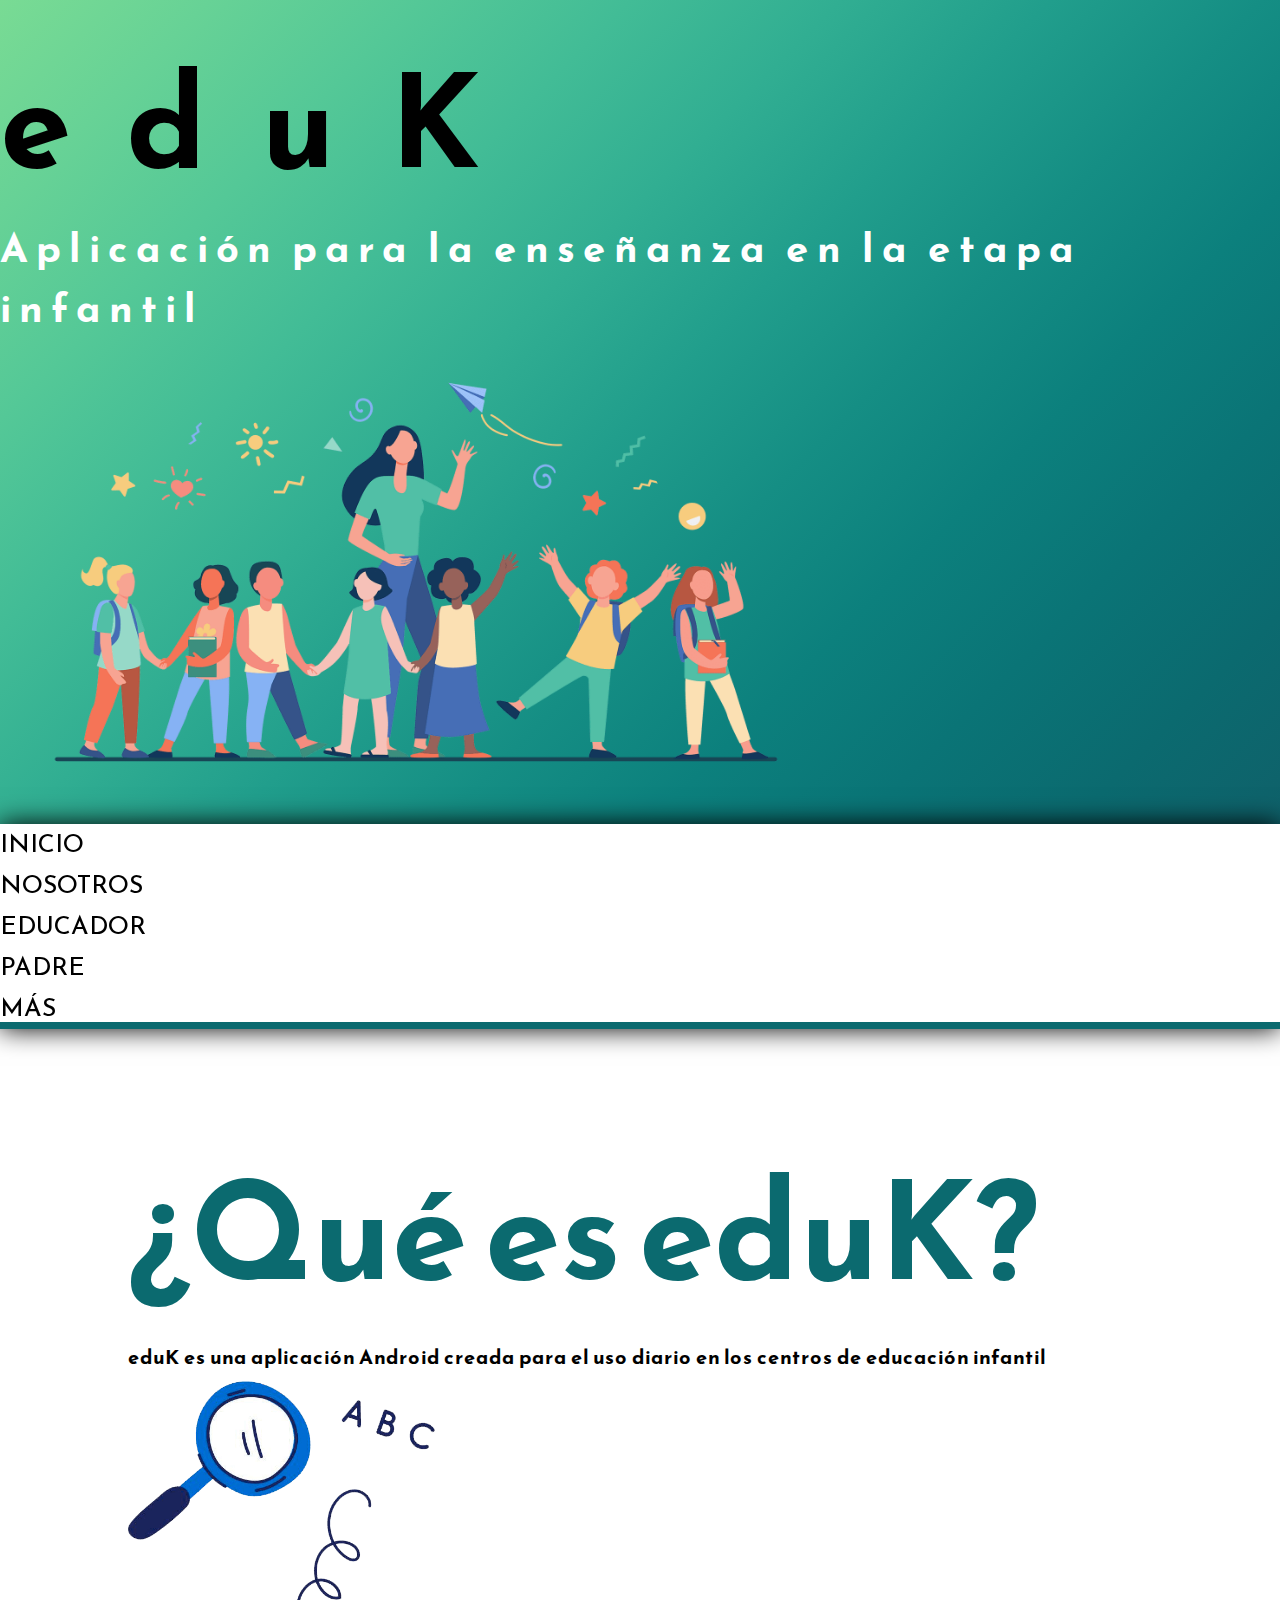
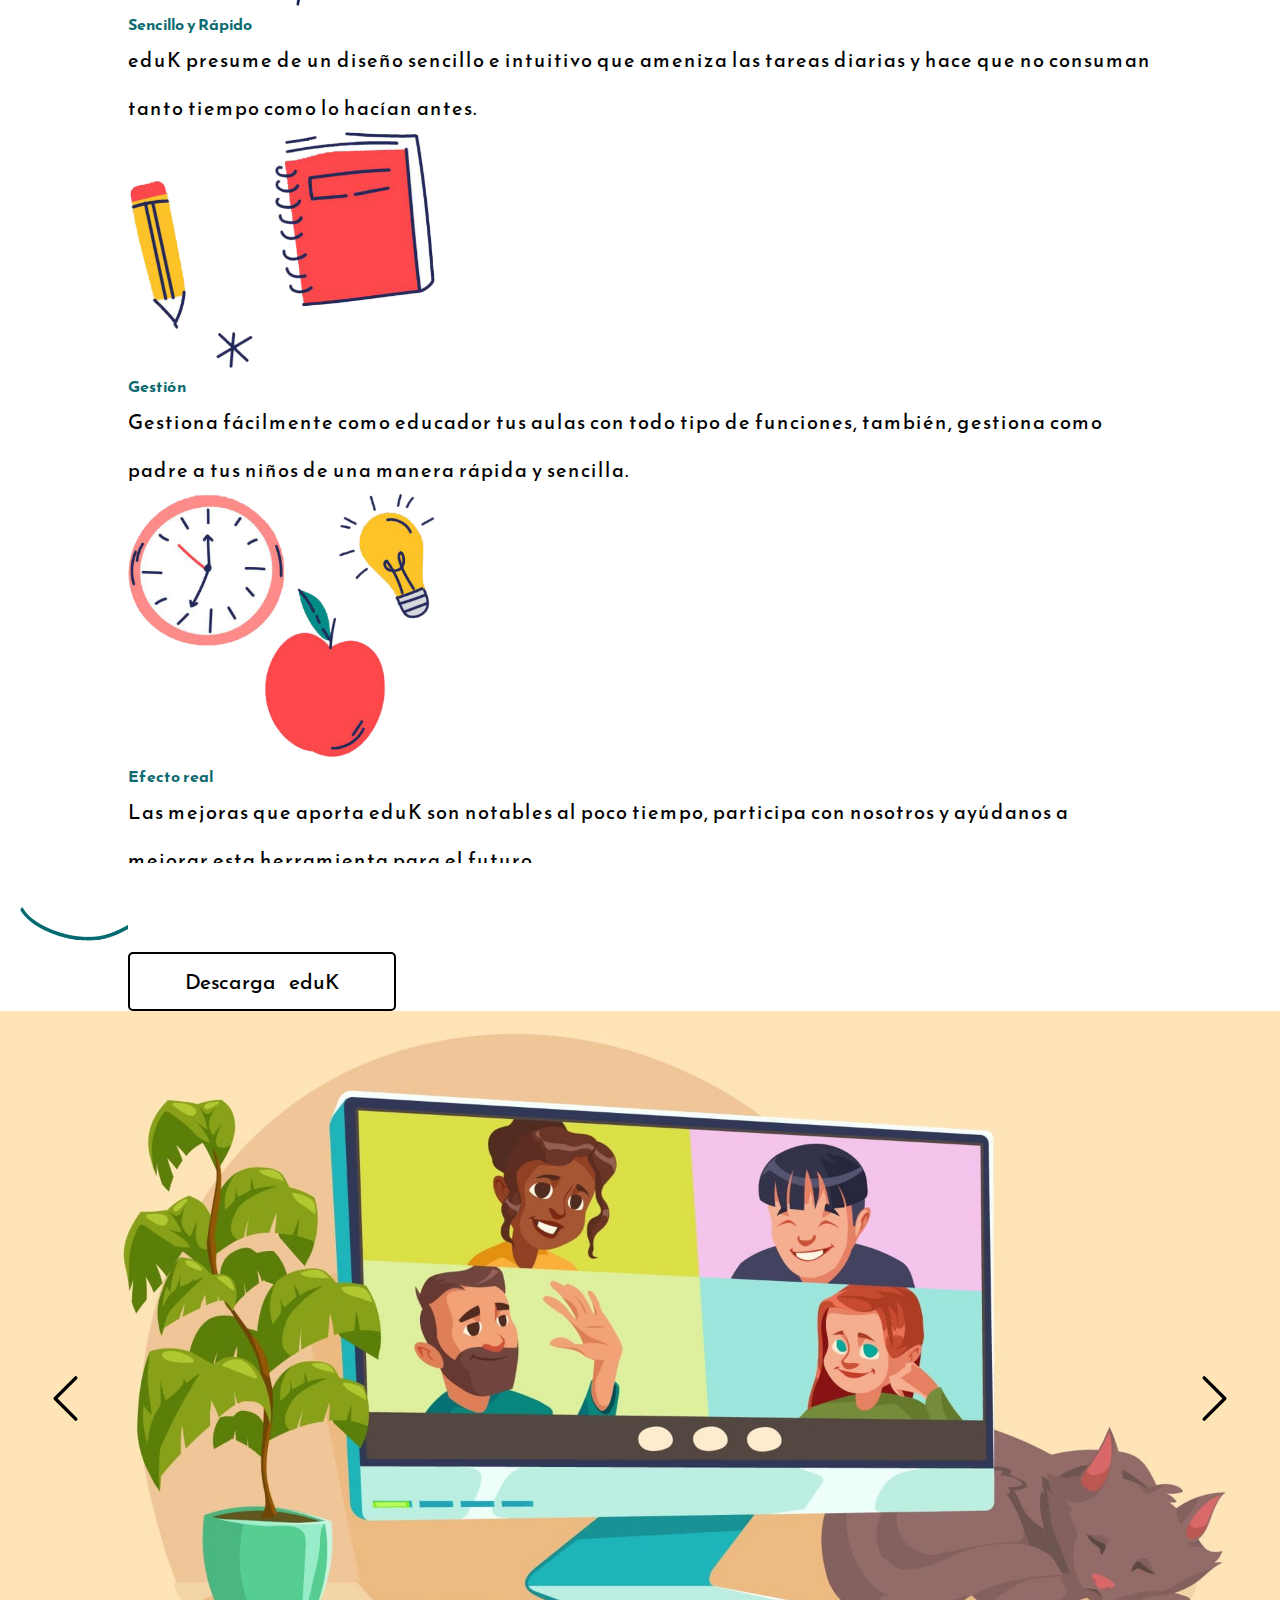
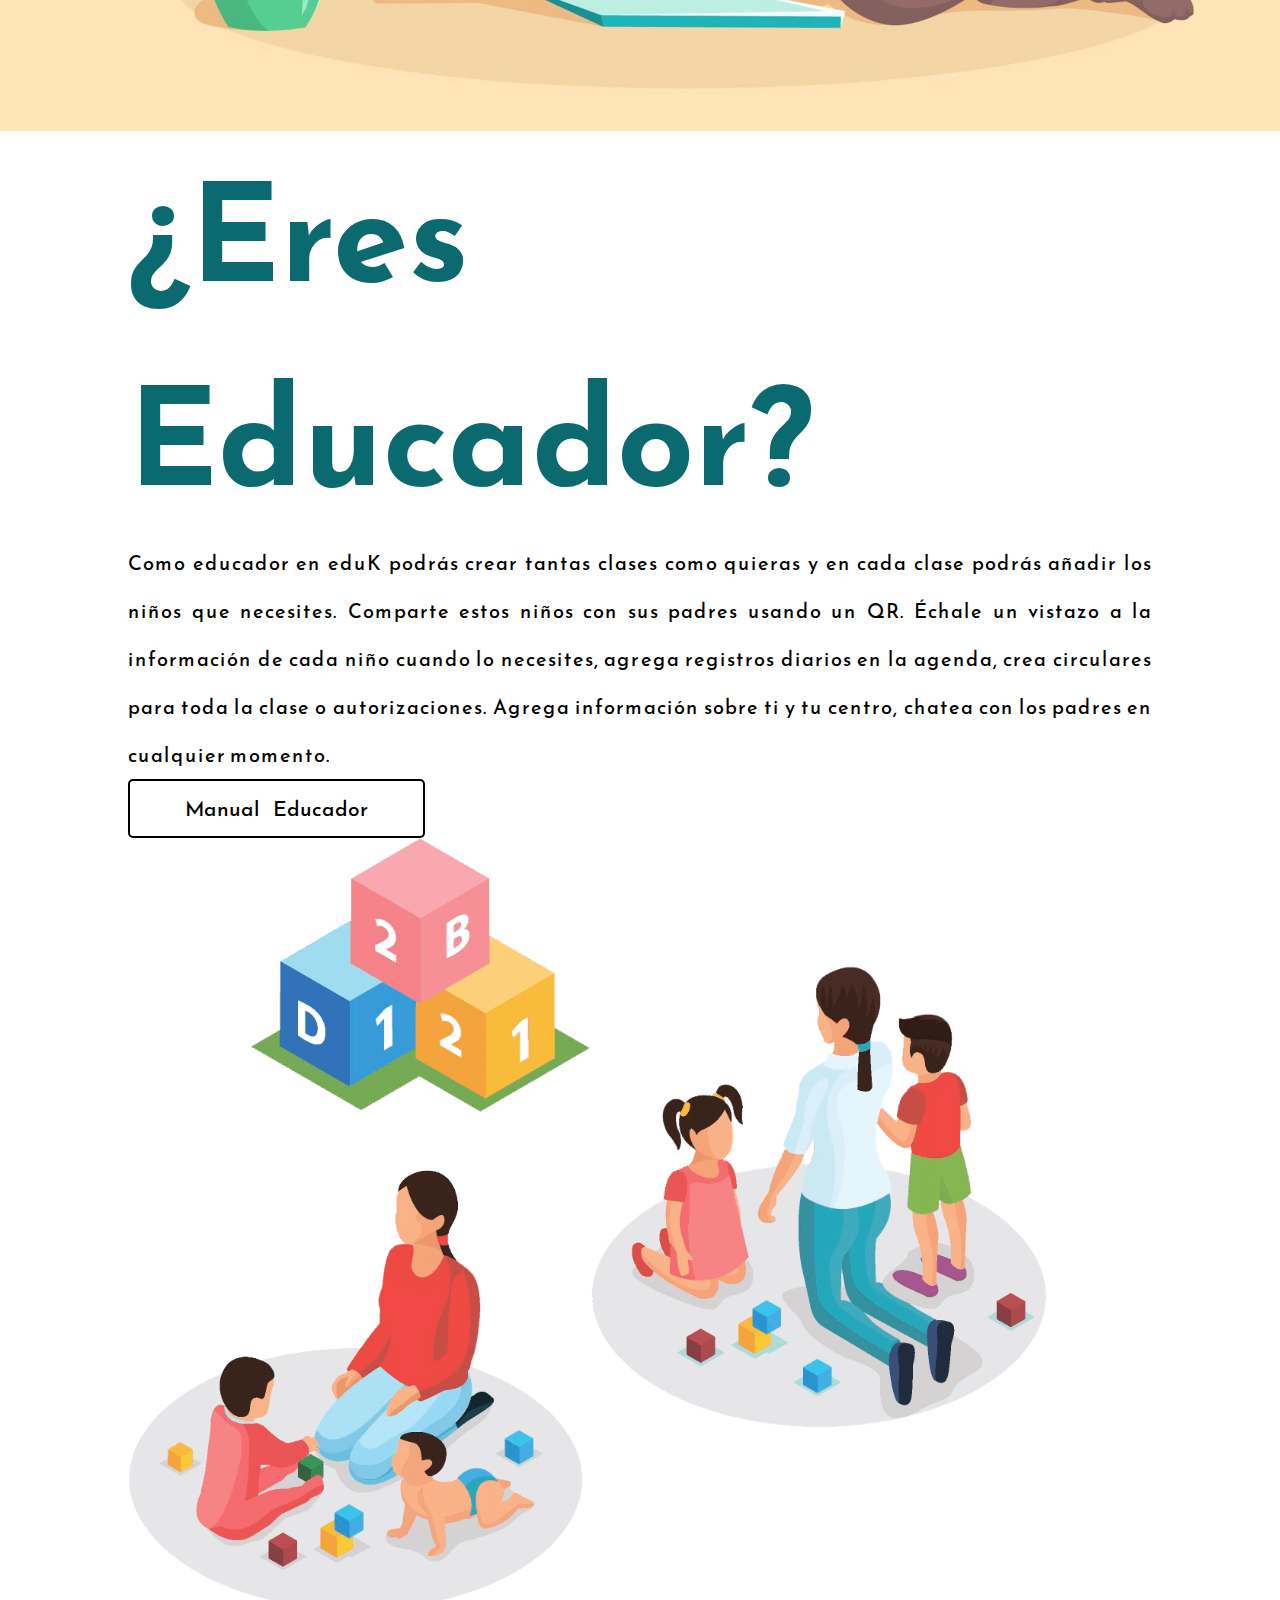
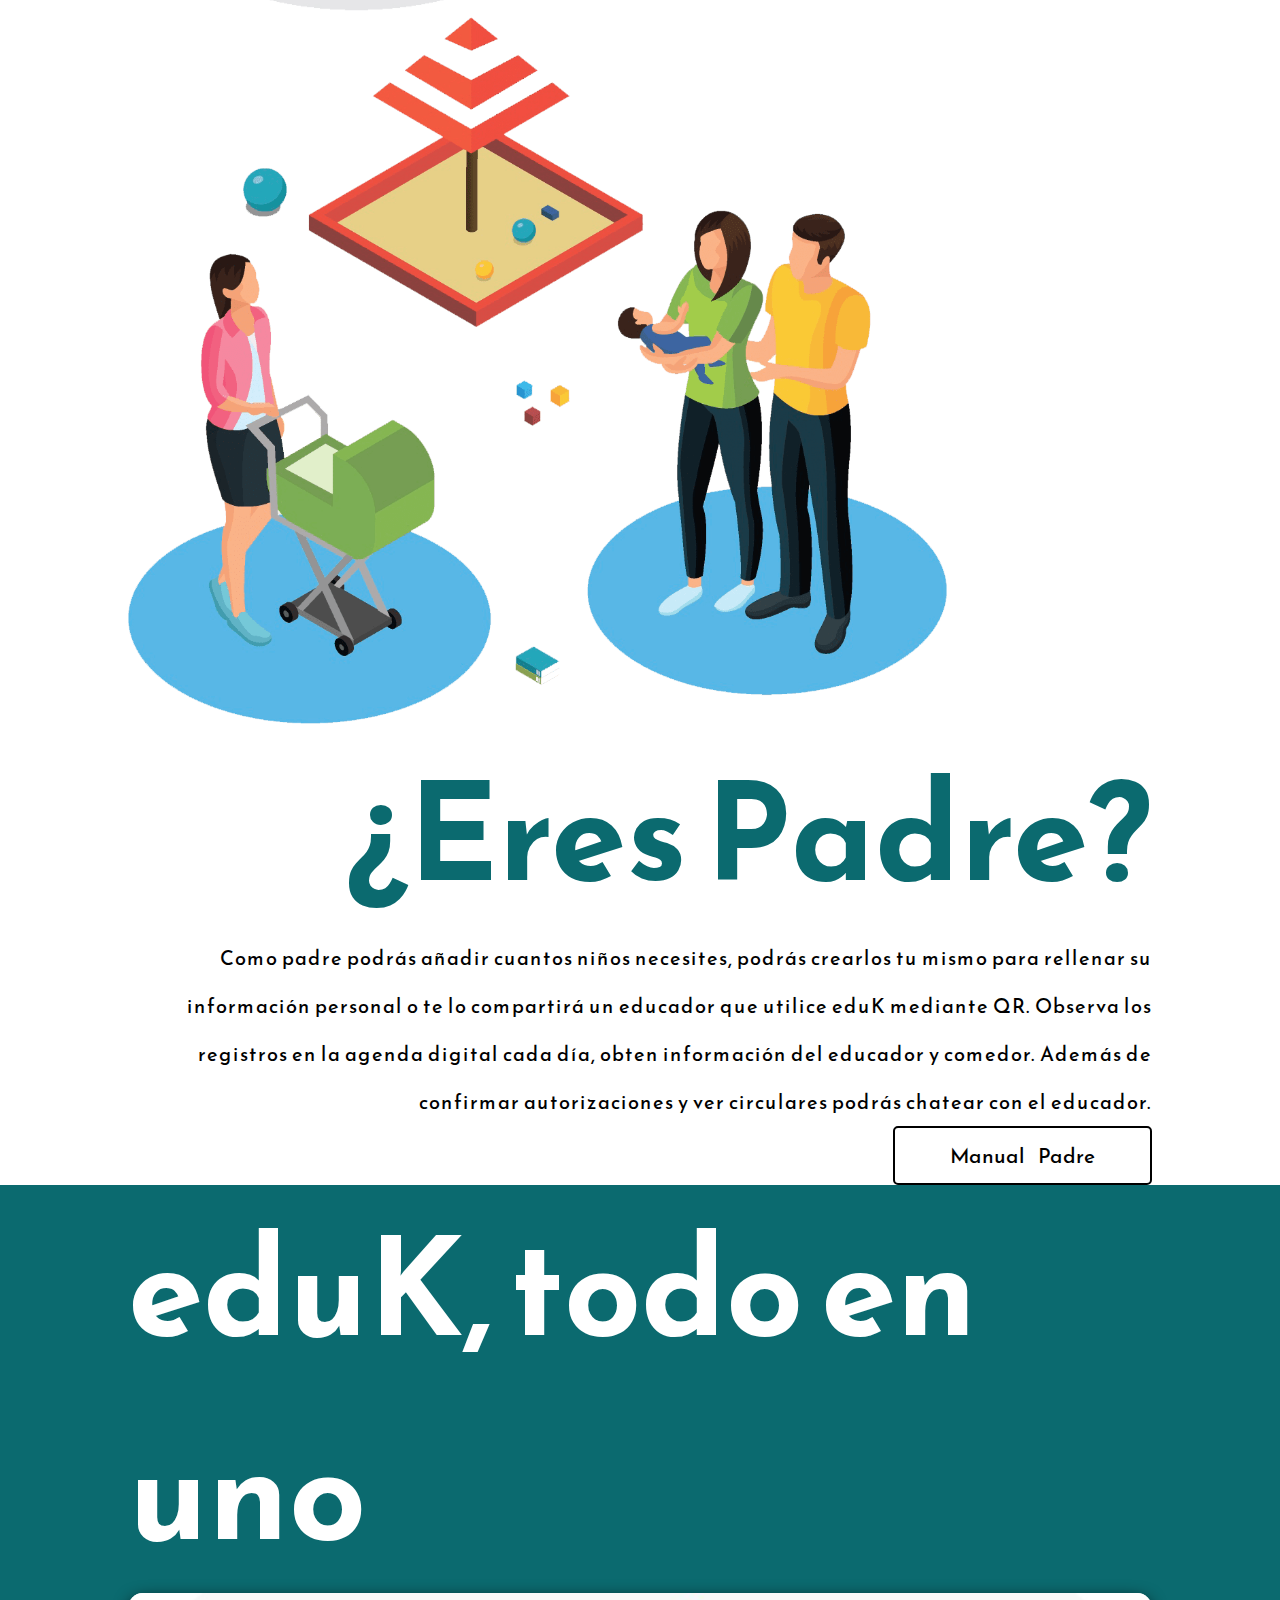
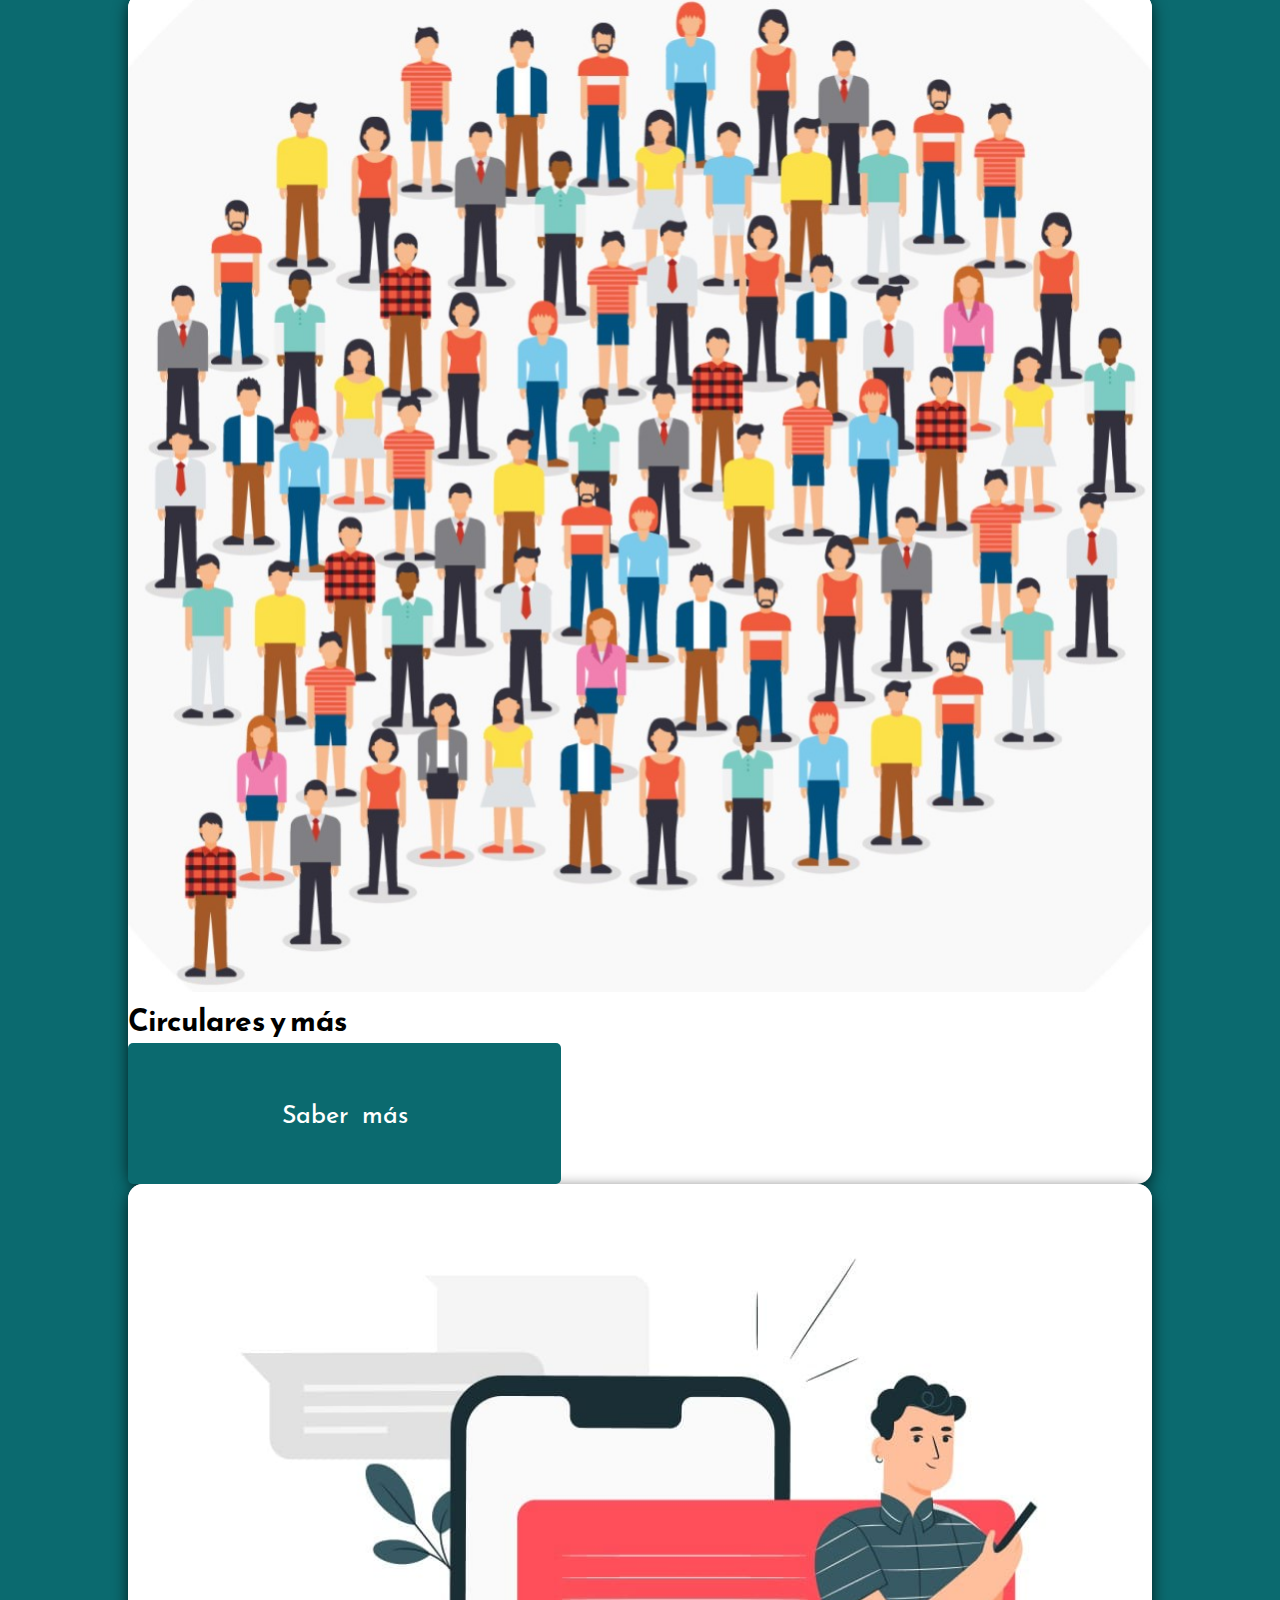
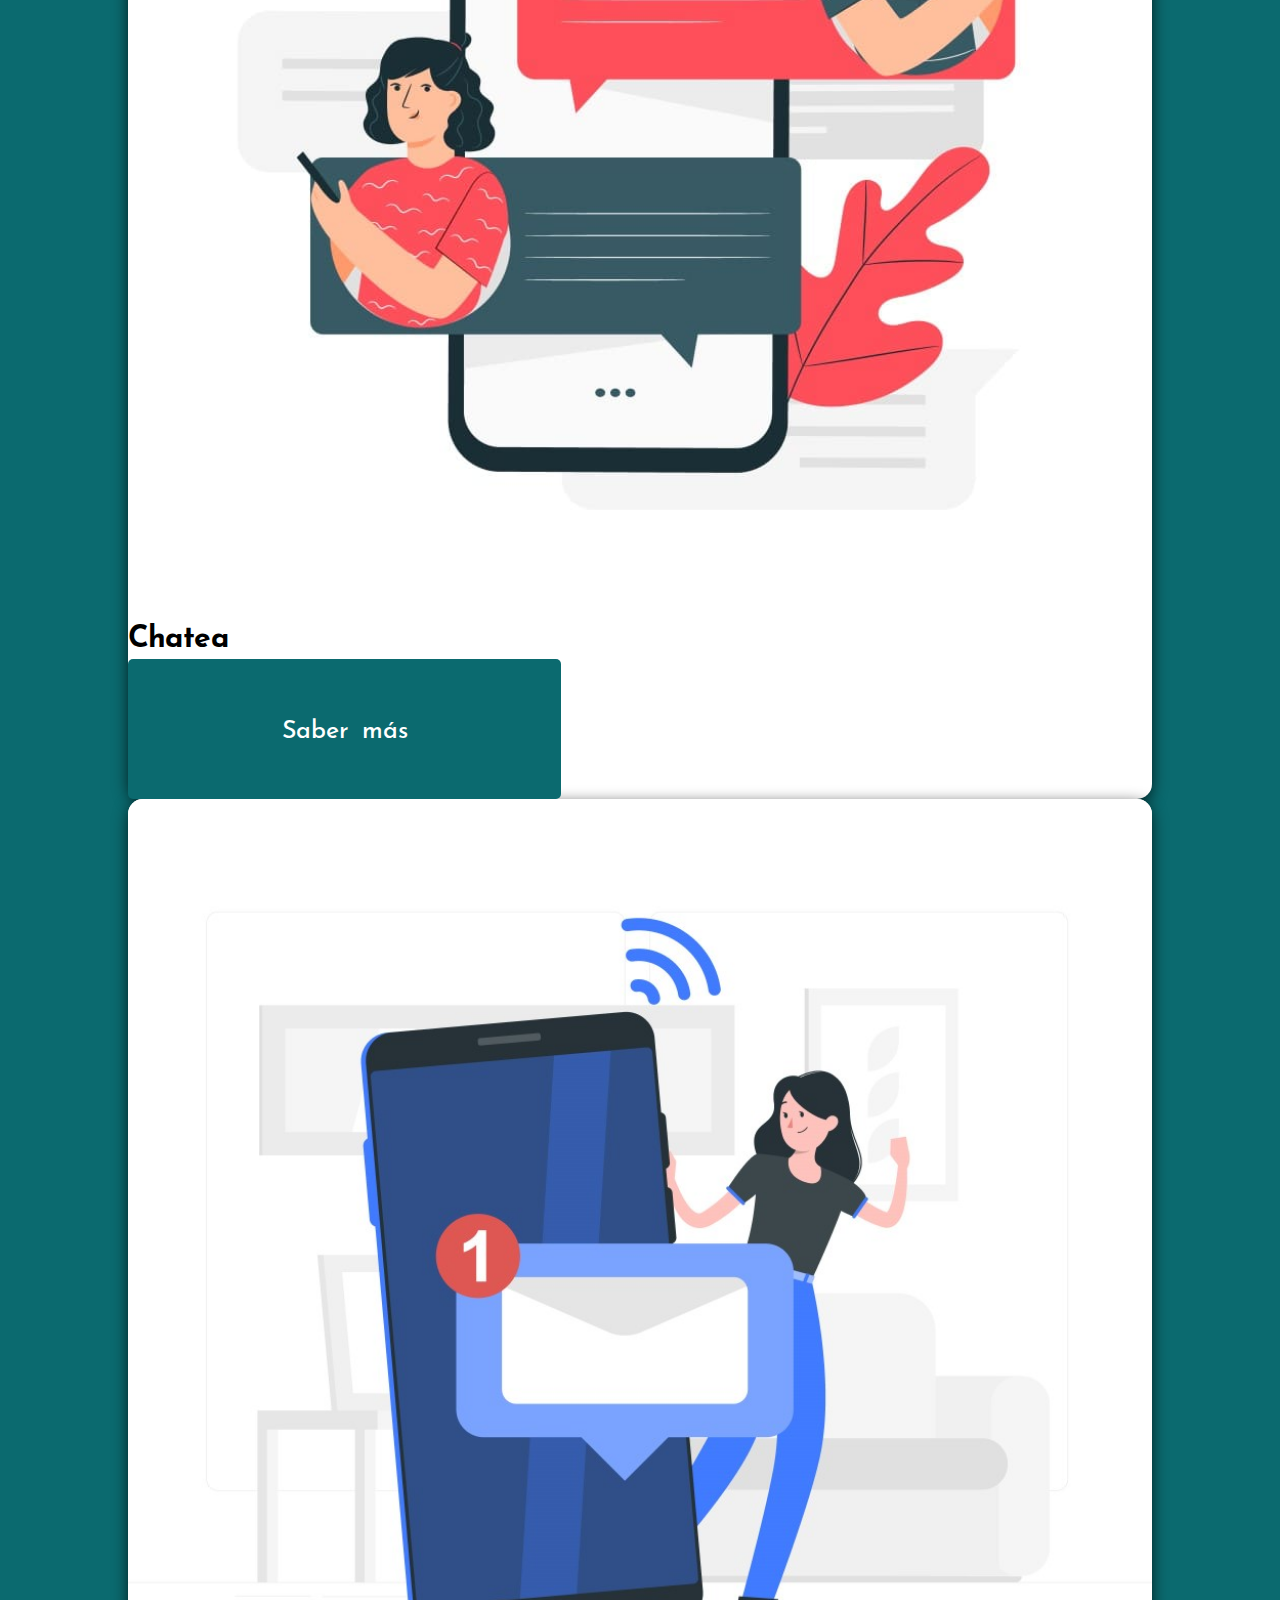
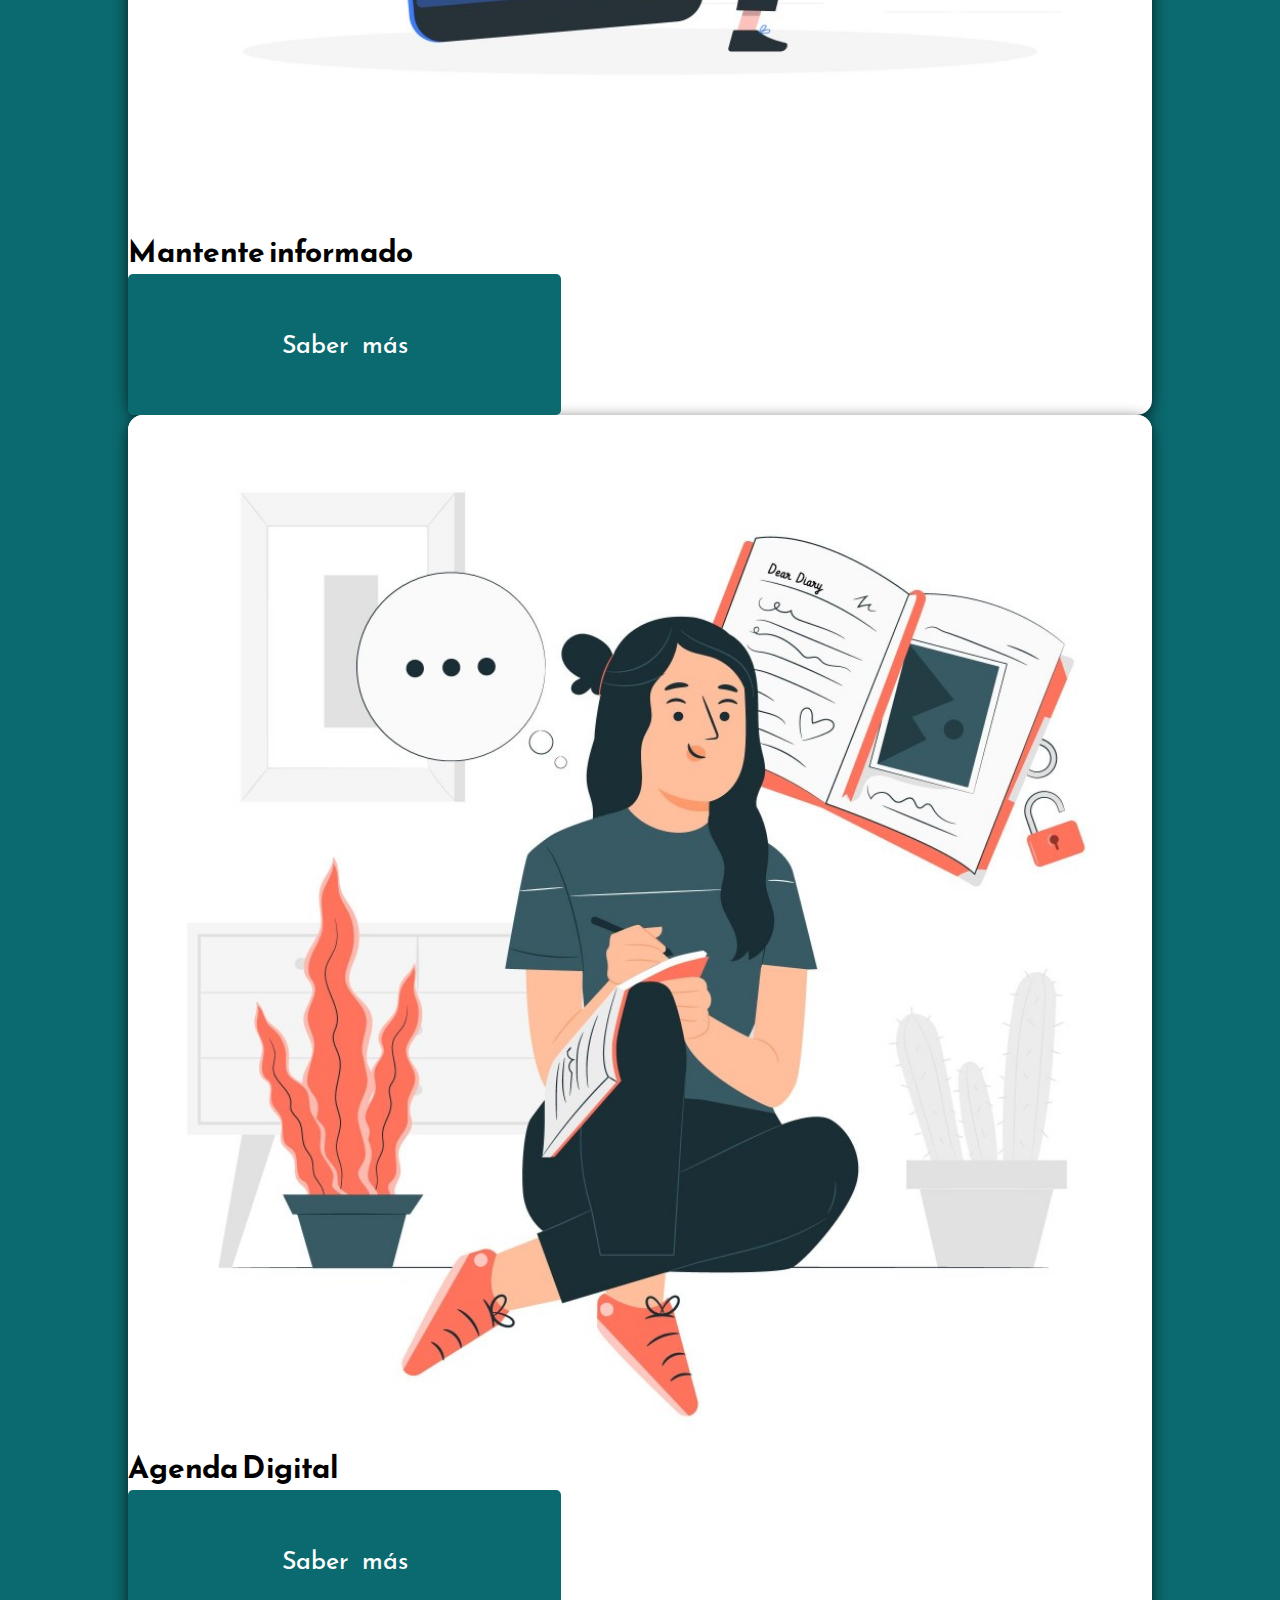
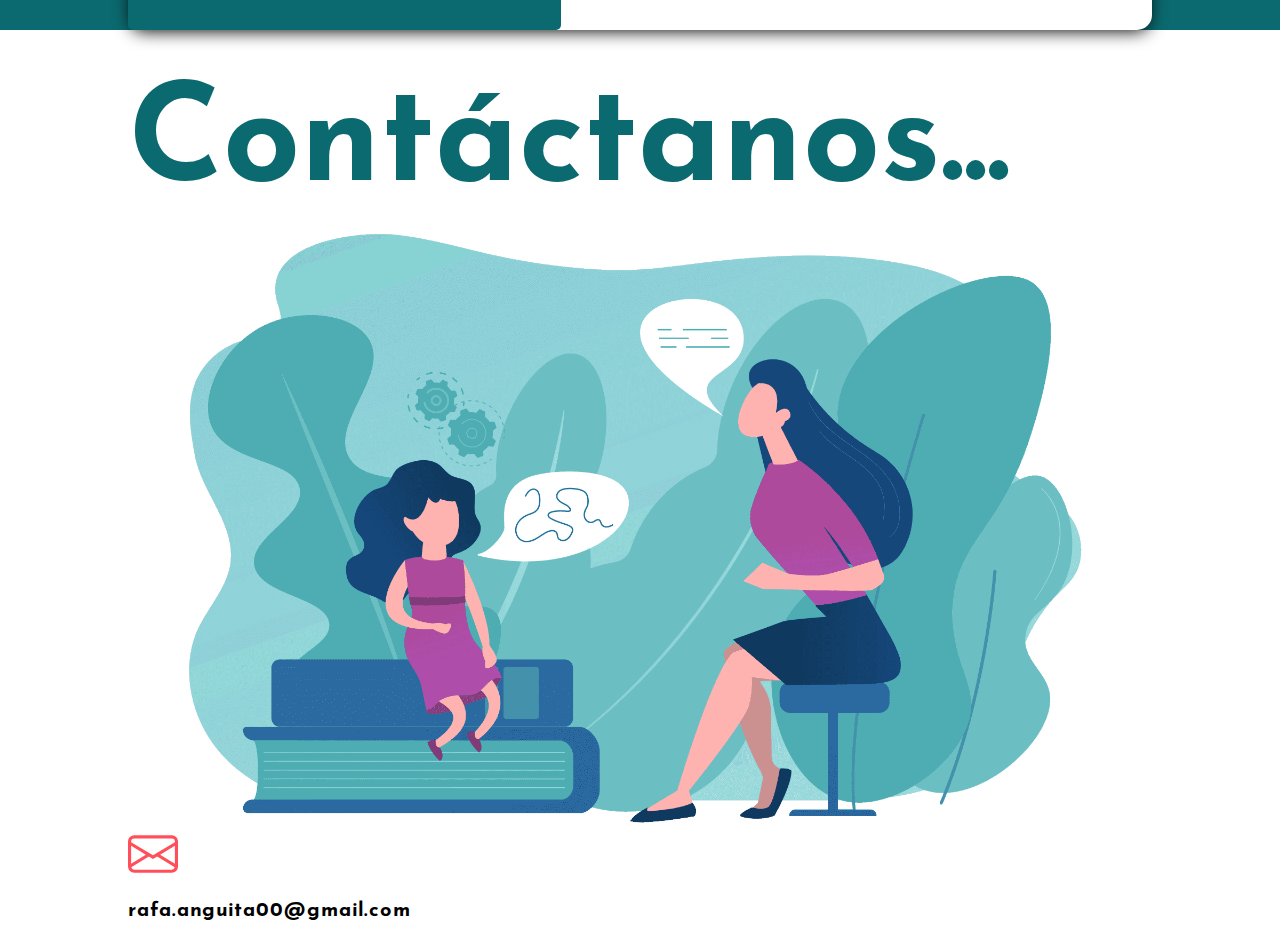
<file: index.html>
<!DOCTYPE html>
<html lang="es">
<head>
    <meta charset="UTF-8">
    <meta http-equiv="X-UA-Compatible" content="IE=edge">
    <meta name="viewport" content="width=device-width, initial-scale=1.0">

    <link rel="stylesheet" href="./css/style.css">

    <link rel="preconnect" href="https://fonts.googleapis.com">
    <link rel="preconnect" href="https://fonts.gstatic.com" crossorigin>
    <link href="https://fonts.googleapis.com/css2?family=Reem+Kufi&display=swap" rel="stylesheet">

    <link href="https://cdn.jsdelivr.net/npm/bootstrap@5.1.3/dist/css/bootstrap.min.css" rel="stylesheet" integrity="sha384-1BmE4kWBq78iYhFldvKuhfTAU6auU8tT94WrHftjDbrCEXSU1oBoqyl2QvZ6jIW3" crossorigin="anonymous">


    <title>eduK</title>
</head>
<body>
    <a name="start"></a>

    <!-- Main body -->
    <div class="container-fluid main-container p-0 pb-5">

        <!-- Slider -->
        <div class="container-fluid slider section background-primary-gradient text-center" id='main-slider'>
            <div class="row w-100 m-0">
                <div class="col-12">
                    <h1 class="text-center text-white main-title">eduK</h1>
                    <h2 class="text-center text-white sub-title">Aplicación para la enseñanza en la etapa infantil</h2>
                    <img src="./img/main-slider.png" id="slider-image">
                </div>
            </div>
            
        </div>

        <!-- Sticky top menu -->
        <div id="top-menu" class="container-fluid">
            <div class="row">
                <div class="col-12 col-md p-2 p-md-3 text-center"><button><a href="#start">INICIO</a></button></div>
                <div class="col-12 col-md p-2 p-md-3 text-center"><button><a href="#eduk-section">NOSOTROS</a></button></div>
                <div class="col-12 col-md p-2 p-md-3 text-center"><button><a href="#educator-section">EDUCADOR</a></button></div>
                <div class="col-12 col-md p-2 p-md-3 text-center"><button><a href="#parent-section">PADRE</a></button></div>
                <div class="col-12 col-md p-2 p-md-3 text-center"><button><a href="#more-section">MÁS</a></button></div>
                <span id="menu-indicator" class="d-none d-md-block"></span>
            </div>
            
        </div>


        <!-- Sections -->
        <div class="container-fluid p-5 first-section section" id="eduk-section">
            
            <h2 class="section-title primary-color text-center"><b>¿Qué es eduK?</b></h2>
            <p class="text text-center mt-4"><b>eduK es una aplicación Android creada para el uso diario en los centros 
                de educación infantil</b></p>

            <div class="row">
                <div class="col-12 col-md-4 p-4">
                    <div class="text-center mt-5 mb-5"><img src="./img/home-icon-1.png" id="home-icon-1" ></div>
                    <h4 class="primary-color text-center">Sencillo y Rápido</h4>
                    <p class="text text-center">eduK presume de un diseño sencillo e intuitivo que ameniza las tareas diarias y hace que no 
                        consuman tanto tiempo como lo hacían antes.
                    </p>
                </div>
                <div class="col-12 col-md-4 p-4">
                    <div class="text-center mt-5 mb-5"><img src="./img/home-icon-2.png" id="home-icon-1" ></div>
                    <h4 class="primary-color text-center">Gestión</h4>
                    <p class="text text-center">Gestiona fácilmente como educador tus aulas con todo tipo de funciones, también, gestiona como padre
                        a tus niños de una manera rápida y sencilla.
                    </p>                    
                </div>
                <div class="col-12 col-md-4 p-4">
                    <div class="text-center mt-5 mb-5"><img src="./img/home-icon-3.png" id="home-icon-1"></div>
                    <h4 class="primary-color text-center">Efecto real</h4>
                    <p class="text text-center">Las mejoras que aporta eduK son notables al poco tiempo, participa con nosotros y ayúdanos a mejorar
                        esta herramienta para el futuro.
                    </p> 
                </div>

                <div class="text-center " id="arrow-container">
                    <img src="./img/arrow-2.png" id="arrow-img">
                    <div id="arrow-box"></div>
                </div>
                <div class="primary-button-container text-center">
                    <button class="primary-button mt-5" id="arrow-button">
                        <span>Descarga eduK</span>
                    </button>
                </div> 
                
            </div>
        </div>

        <!--img slider-->
        <div class="container-fluid p-0 mb-5 img-slider-container">

            <div class="img-slider" id="img-slider">
                
                <div class="img-slider-section">
                    <img src="./img/slider-1.jpg">
                </div>
                <div class="img-slider-section">
                    <img src="./img/slider-2.jpg">
                </div>
                <div class="img-slider-section">
                    <img src="./img/slider-3.jpg">
                </div>

            </div>

            <div class="img-slider-button-right" id="img-slider-button-right">
                <svg xmlns="http://www.w3.org/2000/svg" width="16" height="16" fill="currentColor" class="bi bi-chevron-right" viewBox="0 0 16 16">
                    <path fill-rule="evenodd" d="M4.646 1.646a.5.5 0 0 1 .708 0l6 6a.5.5 0 0 1 0 .708l-6 6a.5.5 0 0 1-.708-.708L10.293 8 4.646 2.354a.5.5 0 0 1 0-.708z"/>
                  </svg>
            </div>
            <div class="img-slider-button-left" id="img-slider-button-left">
                <svg xmlns="http://www.w3.org/2000/svg" width="16" height="16" fill="currentColor" class="bi bi-chevron-left" viewBox="0 0 16 16">
                    <path fill-rule="evenodd" d="M11.354 1.646a.5.5 0 0 1 0 .708L5.707 8l5.647 5.646a.5.5 0 0 1-.708.708l-6-6a.5.5 0 0 1 0-.708l6-6a.5.5 0 0 1 .708 0z"/>
                  </svg>
            </div>

        </div>

        <div class="container-fluid section" id="educator-section">
            <div class="row align-items-center">
                <div class="col-12 col-md-6">
                    <h2 class="mb-5 section-title primary-color"><b>¿Eres Educador?</b></h2>
                    <p class="text text-justify">Como educador en eduK podrás crear tantas clases como quieras y en cada clase
                        podrás añadir los niños que necesites. Comparte estos niños con sus padres usando un QR.
                        Échale un vistazo a la información de cada niño cuando lo necesites, agrega registros diarios en la agenda,
                        crea circulares para toda la clase o autorizaciones. Agrega información sobre ti y tu centro, chatea con los
                        padres en cualquier momento.
                    </p>
                    <div class="primary-button-container">
                        <a href="educator-manual.html">
                            <button class="primary-button mt-5">
                                <span>Manual Educador</span>
                            </button>
                        </a>
                    </div>  
                </div>
                <div class="col-12 col-md-6 text-center">
                    <img class="section-image mx-auto" style="max-width: 90%;" src="./img/educator.png">
                </div>
            </div>
        </div>

        <div class="container-fluid mt-5 pb-5 section " id="parent-section">
            <div class="row align-items-center">
                <div class="col-12 col-md-5 text-center">
                    <img class="section-image d-none d-md-block mx-auto" style="max-width: 80%;" src="./img/parent.png">
                </div>
                <div class="col-12 col-md-7">
                    <h2 class="mb-5 section-title primary-color text-right-responsive"><b>¿Eres Padre?</b></h2>
                    <p class="text text-right-responsive">Como padre podrás añadir cuantos niños necesites, podrás crearlos tu mismo para
                        rellenar su información personal o te lo compartirá un educador que utilice eduK mediante QR. Observa los 
                        registros en la agenda digital cada día, obten información del educador y comedor. Además de confirmar autorizaciones
                        y ver circulares podrás chatear con el educador.
                    </p>
                     
                    <div  class="primary-button-container text-right">
                        <a href="parent-manual.html">
                            <button class="primary-button mt-5">
                                <span>Manual Padre</span>
                            </button>
                        </a>
                    </div>     
                </div>
            </div>
        </div>

        <div class="container-fluid mt-5 pb-5 pt-5 section background-primary" id="more-section">

            <h2 class="mb-5 section-title white text-center"><b>eduK, todo en uno</b></h2>

            <div class="row">
                <div class="col-12 col-md-3 p-3">
                    <div class="card-view">
                        <img src="./img/card-1.jpg" class="card-view-img p-3">
                        <div class="card-view-content p-3 text-center">
                            <h4 class="card-view-title">Circulares y más</h4>
                            <button class="primary-button-2 mt-3 mb-3 card-view-button">Saber más</button>
                            <p class="text text-justify card-view-text">Envía circulares y autorizaciones a los padres,
                                podrán verlas y aceptarlas
                            </p>
                        </div>
                    </div>
                </div>
                <div class="col-12 col-md-3 p-3">
                    <div class="card-view">
                        <img src="./img/card-2.jpg" class="card-view-img">
                        <div class="card-view-content p-3 text-center">
                            <h4 class="card-view-title">Chatea</h4>
                            <button class="primary-button-2 mt-3 mb-3 card-view-button">Saber más</button>
                            <p class="text text-justify card-view-text">Prueba el chat de eduK entre padres y educadores</p>
                        </div>
                    </div>
                </div>
                <div class="col-12 col-md-3 p-3">
                    <div class="card-view">
                        <img src="./img/card-3.jpg" class="card-view-img">
                        <div class="card-view-content p-3 text-center">
                            <h4 class="card-view-title">Mantente informado</h4>
                            <button class="primary-button-2 mt-3 mb-3 card-view-button">Saber más</button>
                            <p class="text text-justify card-view-text">Enviaremos notificaciones a tu dispositivo para que no te pierdas
                                nada de lo que le pase a tus nenes
                            </p>
                        </div>
                    </div>
                </div>
                <div class="col-12 col-md-3 p-3">
                    <div class="card-view">
                        <img src="./img/card-4.jpg" class="card-view-img">
                        <div class="card-view-content p-3 text-center">
                            <h4 class="card-view-title">Agenda Digital</h4>
                            <button class="primary-button-2 mt-3 mb-3 card-view-button">Saber más</button>
                            <p class="text text-justify card-view-text">Utiliza la agenda digital para monitorizar a tus nenes
                                día a día
                            </p>
                        </div>
                    </div>  
                </div>
            </div>
        </div>

        <div class="container-fluid mt-5 pb-5 pt-5 section" id="contact-section">

            <h2 class="section-title primary-color"><b>Contáctanos...</b></h2>
            
            <div class="row">
                <div class="col-12 col-md-6">
                    <img src="./img/contact.png" id="contact-image">
                </div>
                <div class="col-12 col-md-6 text-center mt-5 mt-md-0 pt-5">
                    <a href="mailto:rafa.anguita00@gmail.com">
                    <svg xmlns="http://www.w3.org/2000/svg" width="50" height="50" fill="currentColor" class="bi bi-envelope secondary-color" viewBox="0 0 16 16">
                        <path d="M0 4a2 2 0 0 1 2-2h12a2 2 0 0 1 2 2v8a2 2 0 0 1-2 2H2a2 2 0 0 1-2-2V4Zm2-1a1 1 0 0 0-1 1v.217l7 4.2 7-4.2V4a1 1 0 0 0-1-1H2Zm13 2.383-4.708 2.825L15 11.105V5.383Zm-.034 6.876-5.64-3.471L8 9.583l-1.326-.795-5.64 3.47A1 1 0 0 0 2 13h12a1 1 0 0 0 .966-.741ZM1 11.105l4.708-2.897L1 5.383v5.722Z"/>
                      </svg>
                    <p class="text mt-3"><b>rafa.anguita00@gmail.com</b></p></a>
                </div>
            </div>

        </div>

    </div>




    <script src="./js/top-menu.js"></script>
    <script src="./js/slider.js"></script>
    <script src="https://cdn.jsdelivr.net/npm/bootstrap@5.1.3/dist/js/bootstrap.bundle.min.js" integrity="sha384-ka7Sk0Gln4gmtz2MlQnikT1wXgYsOg+OMhuP+IlRH9sENBO0LRn5q+8nbTov4+1p" crossorigin="anonymous"></script>
    <script src="./js/arrow-animation.js"></script>
    <script src="./js/cardview.js"></script>
</body>
</html>
</file>
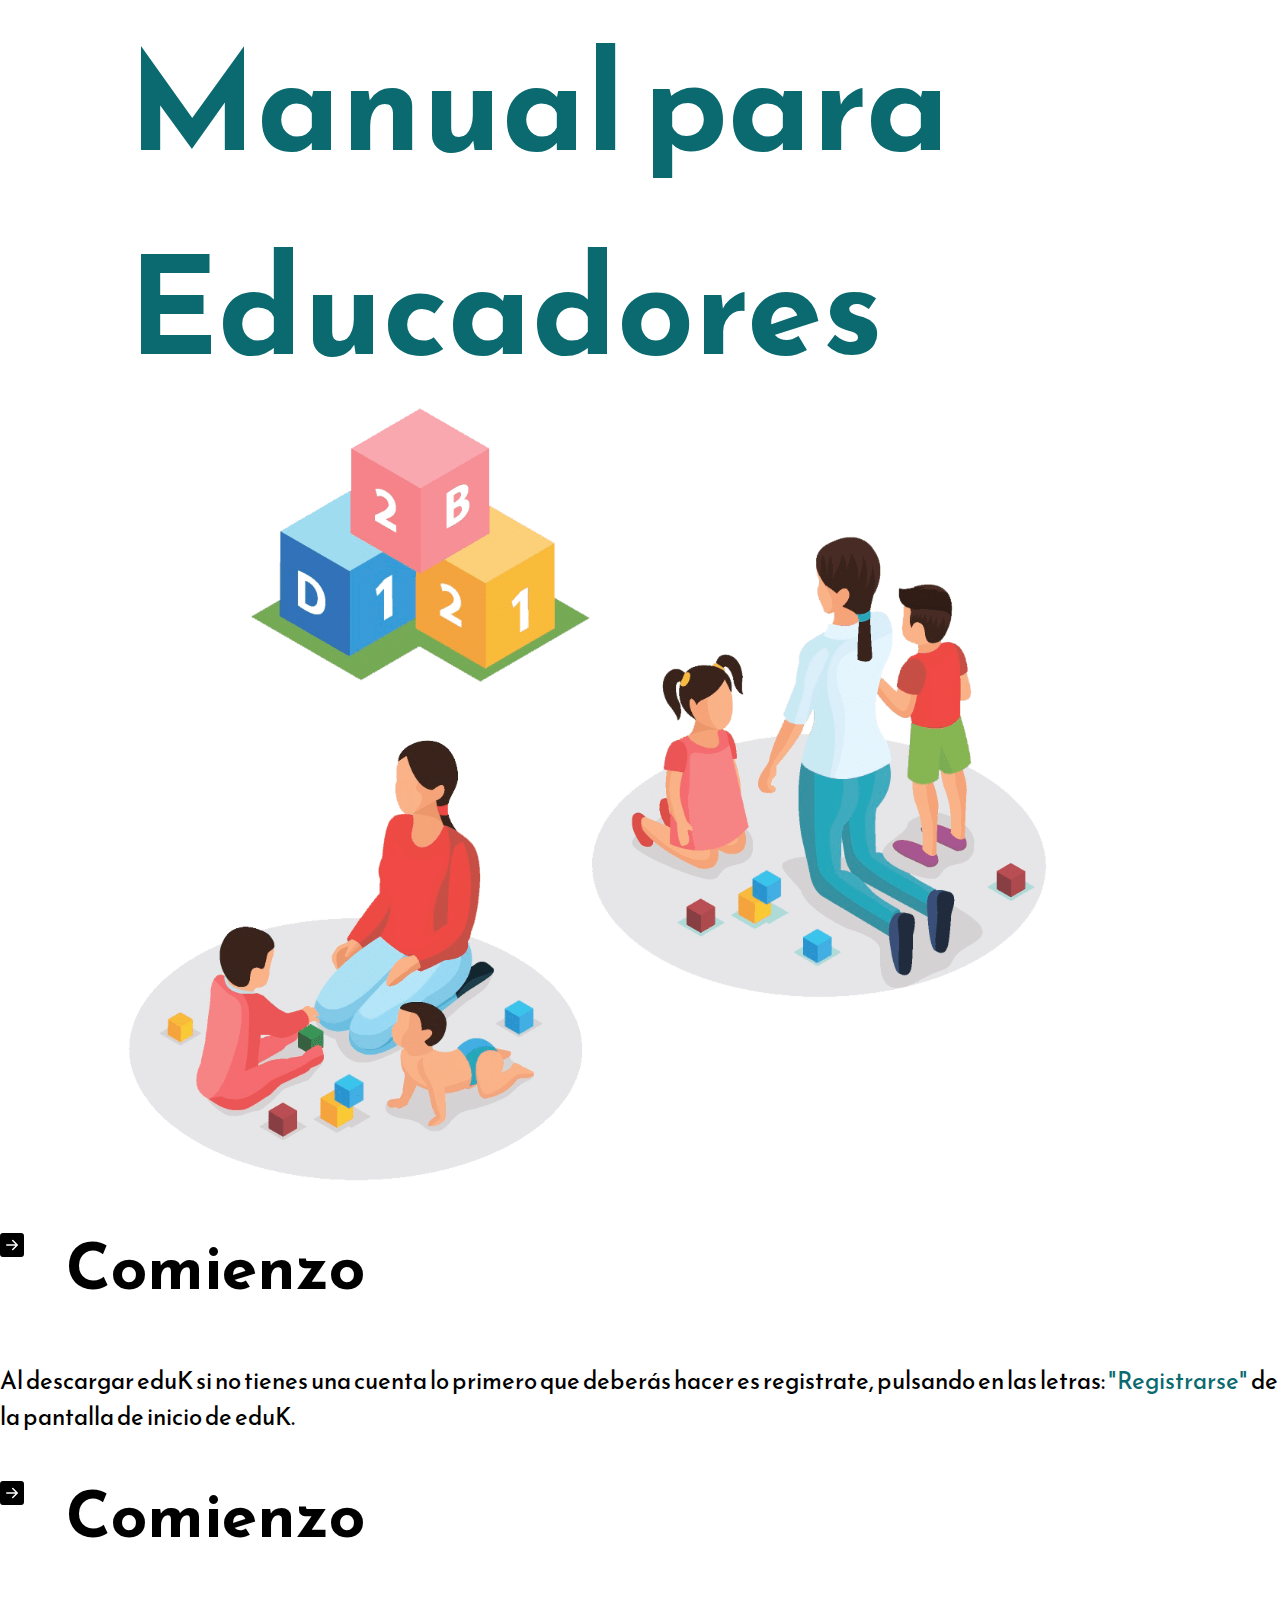
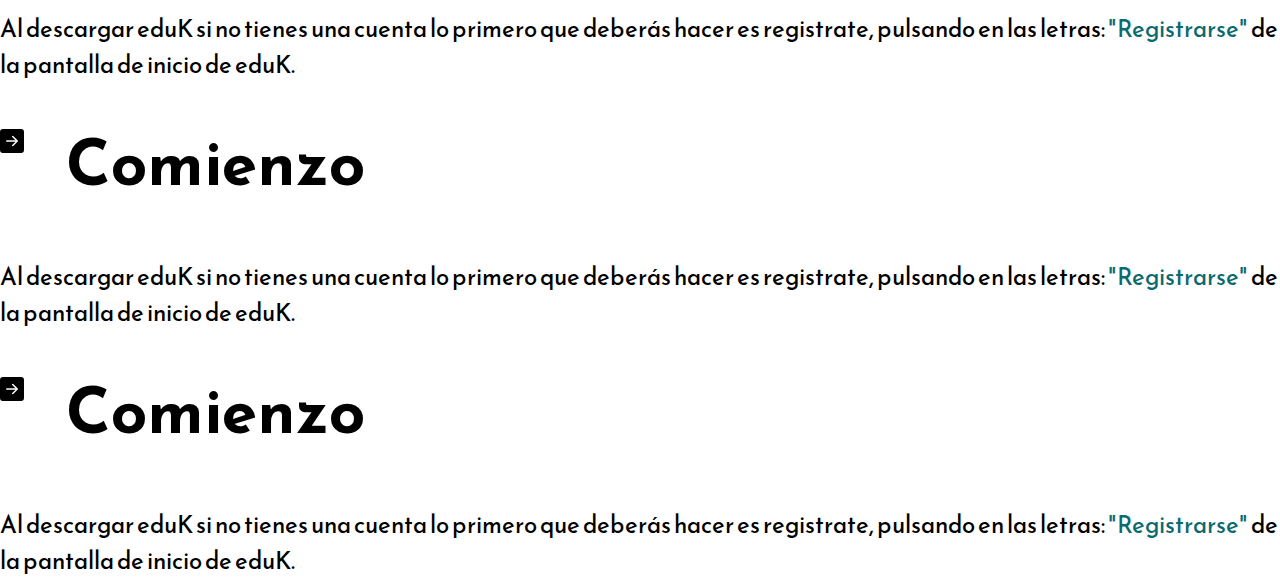
<file: educator-manual.html>
<!DOCTYPE html>
<html lang="es">
<head>
    <meta charset="UTF-8">
    <meta http-equiv="X-UA-Compatible" content="IE=edge">
    <meta name="viewport" content="width=device-width, initial-scale=1.0">

    <link rel="stylesheet" href="./css/style.css">
    <link rel="stylesheet" href="./css/manual.css">

    <link rel="preconnect" href="https://fonts.googleapis.com">
    <link rel="preconnect" href="https://fonts.gstatic.com" crossorigin>
    <link href="https://fonts.googleapis.com/css2?family=Reem+Kufi&display=swap" rel="stylesheet">

    <link href="https://cdn.jsdelivr.net/npm/bootstrap@5.1.3/dist/css/bootstrap.min.css" rel="stylesheet" integrity="sha384-1BmE4kWBq78iYhFldvKuhfTAU6auU8tT94WrHftjDbrCEXSU1oBoqyl2QvZ6jIW3" crossorigin="anonymous">


    <title>eduK</title>
</head>
<body>

    <div class="container-fluid section mt-5">
        <div class="row align-items-center">
            <div class="col-12 col-md-6">
                <h2 class="mb-5 section-title primary-color"><b>Manual para Educadores</b></h2>
            </div>
            <div class="col-12 col-md-6 text-center">
                <img class="section-image mx-auto" style="max-width: 90%;" src="./img/educator.png">
            </div>
        </div>
    </div>

    <div class="container manual-section" id="parent-manual">

        <svg xmlns="http://www.w3.org/2000/svg" width="24" height="24" fill="currentColor" class="bi bi-arrow-right-square-fill" viewBox="0 0 16 16">
            <path d="M0 14a2 2 0 0 0 2 2h12a2 2 0 0 0 2-2V2a2 2 0 0 0-2-2H2a2 2 0 0 0-2 2v12zm4.5-6.5h5.793L8.146 5.354a.5.5 0 1 1 .708-.708l3 3a.5.5 0 0 1 0 .708l-3 3a.5.5 0 0 1-.708-.708L10.293 8.5H4.5a.5.5 0 0 1 0-1z"/>
          </svg>
        <h2>Comienzo</h2>
        <p>Al descargar eduK si no tienes una cuenta lo primero que deberás hacer es registrate, pulsando en las letras:  
            <span class="primary-color"> "Registrarse"</span> de la pantalla de inicio de eduK.
        </p>


        <svg xmlns="http://www.w3.org/2000/svg" width="24" height="24" fill="currentColor" class="bi bi-arrow-right-square-fill" viewBox="0 0 16 16">
            <path d="M0 14a2 2 0 0 0 2 2h12a2 2 0 0 0 2-2V2a2 2 0 0 0-2-2H2a2 2 0 0 0-2 2v12zm4.5-6.5h5.793L8.146 5.354a.5.5 0 1 1 .708-.708l3 3a.5.5 0 0 1 0 .708l-3 3a.5.5 0 0 1-.708-.708L10.293 8.5H4.5a.5.5 0 0 1 0-1z"/>
          </svg>
        <h2>Comienzo</h2>
        <p>Al descargar eduK si no tienes una cuenta lo primero que deberás hacer es registrate, pulsando en las letras:  
            <span class="primary-color"> "Registrarse"</span> de la pantalla de inicio de eduK.
        </p>



        <svg xmlns="http://www.w3.org/2000/svg" width="24" height="24" fill="currentColor" class="bi bi-arrow-right-square-fill" viewBox="0 0 16 16">
            <path d="M0 14a2 2 0 0 0 2 2h12a2 2 0 0 0 2-2V2a2 2 0 0 0-2-2H2a2 2 0 0 0-2 2v12zm4.5-6.5h5.793L8.146 5.354a.5.5 0 1 1 .708-.708l3 3a.5.5 0 0 1 0 .708l-3 3a.5.5 0 0 1-.708-.708L10.293 8.5H4.5a.5.5 0 0 1 0-1z"/>
          </svg>
        <h2>Comienzo</h2>
        <p>Al descargar eduK si no tienes una cuenta lo primero que deberás hacer es registrate, pulsando en las letras:  
            <span class="primary-color"> "Registrarse"</span> de la pantalla de inicio de eduK.
        </p>



        <svg xmlns="http://www.w3.org/2000/svg" width="24" height="24" fill="currentColor" class="bi bi-arrow-right-square-fill" viewBox="0 0 16 16">
            <path d="M0 14a2 2 0 0 0 2 2h12a2 2 0 0 0 2-2V2a2 2 0 0 0-2-2H2a2 2 0 0 0-2 2v12zm4.5-6.5h5.793L8.146 5.354a.5.5 0 1 1 .708-.708l3 3a.5.5 0 0 1 0 .708l-3 3a.5.5 0 0 1-.708-.708L10.293 8.5H4.5a.5.5 0 0 1 0-1z"/>
          </svg>
        <h2>Comienzo</h2>
        <p>Al descargar eduK si no tienes una cuenta lo primero que deberás hacer es registrate, pulsando en las letras:  
            <span class="primary-color"> "Registrarse"</span> de la pantalla de inicio de eduK.
        </p>


    </div>








</body>
</html>
</file>
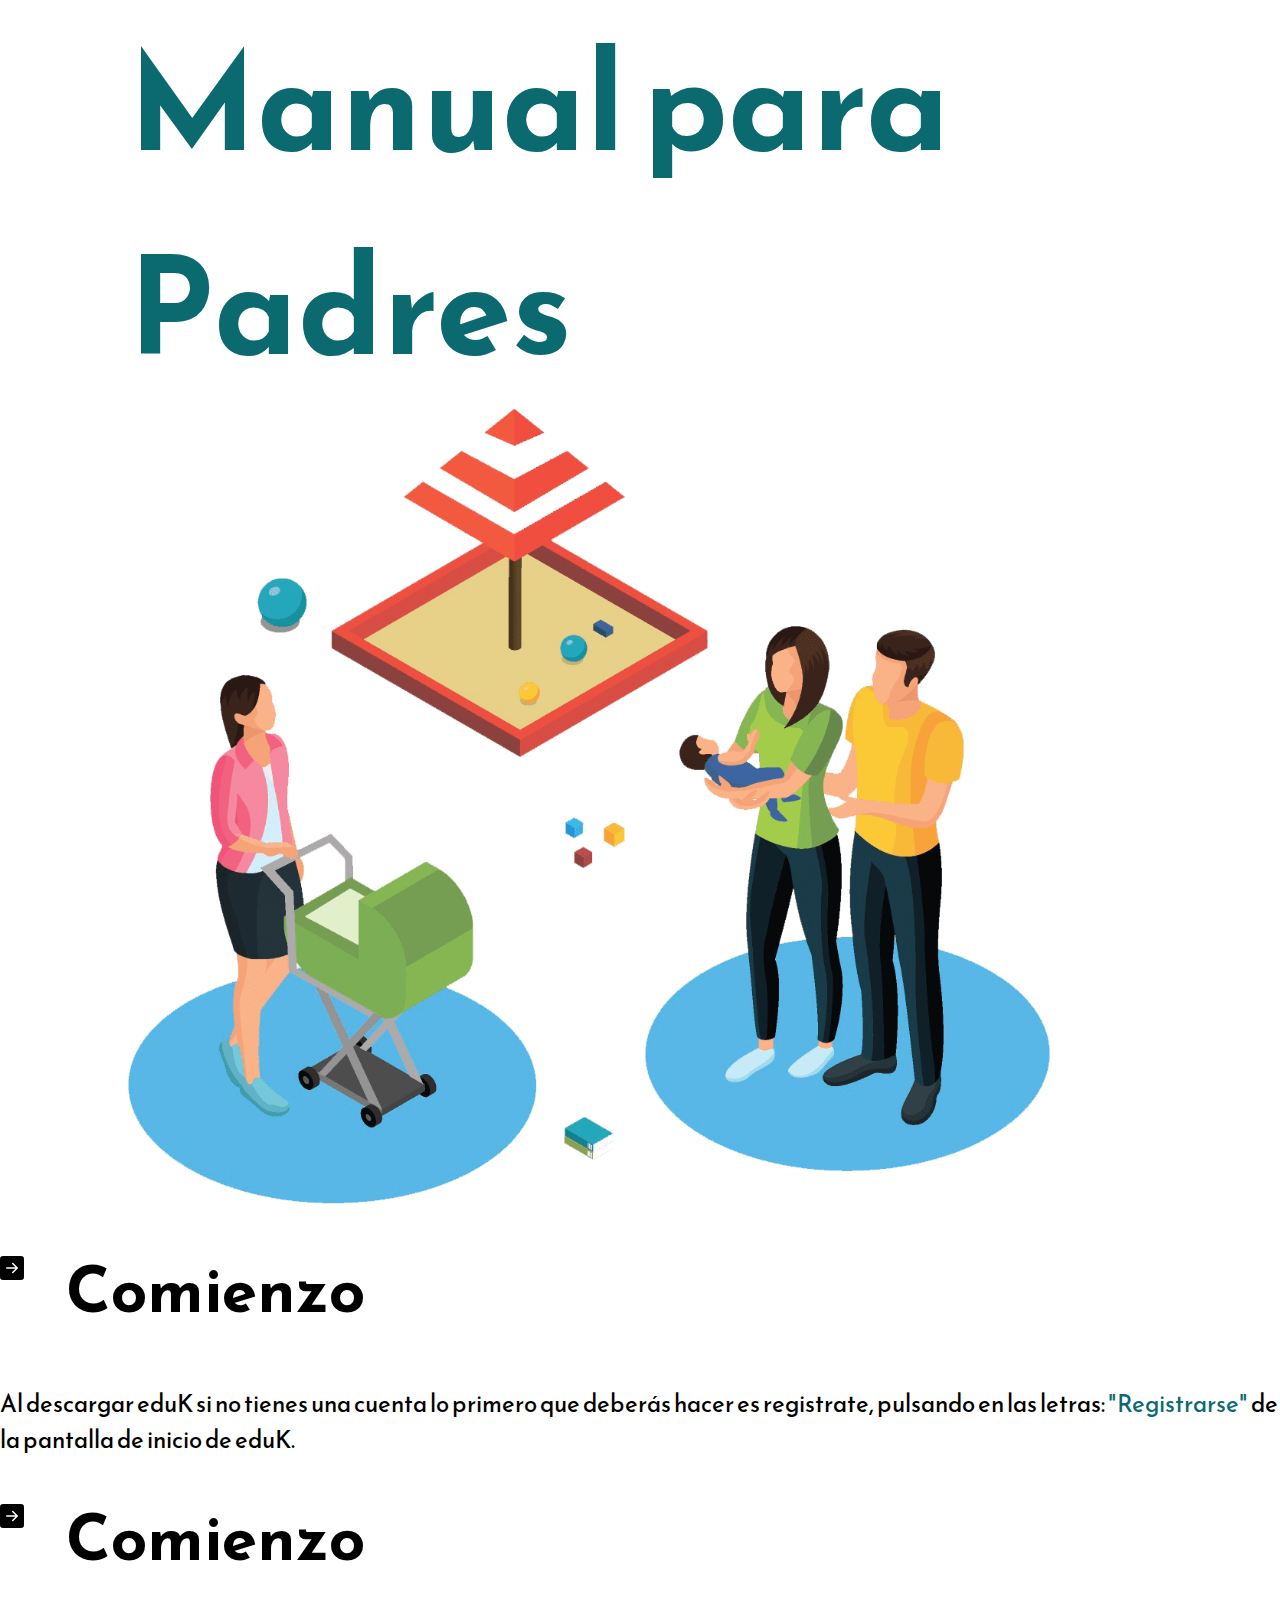
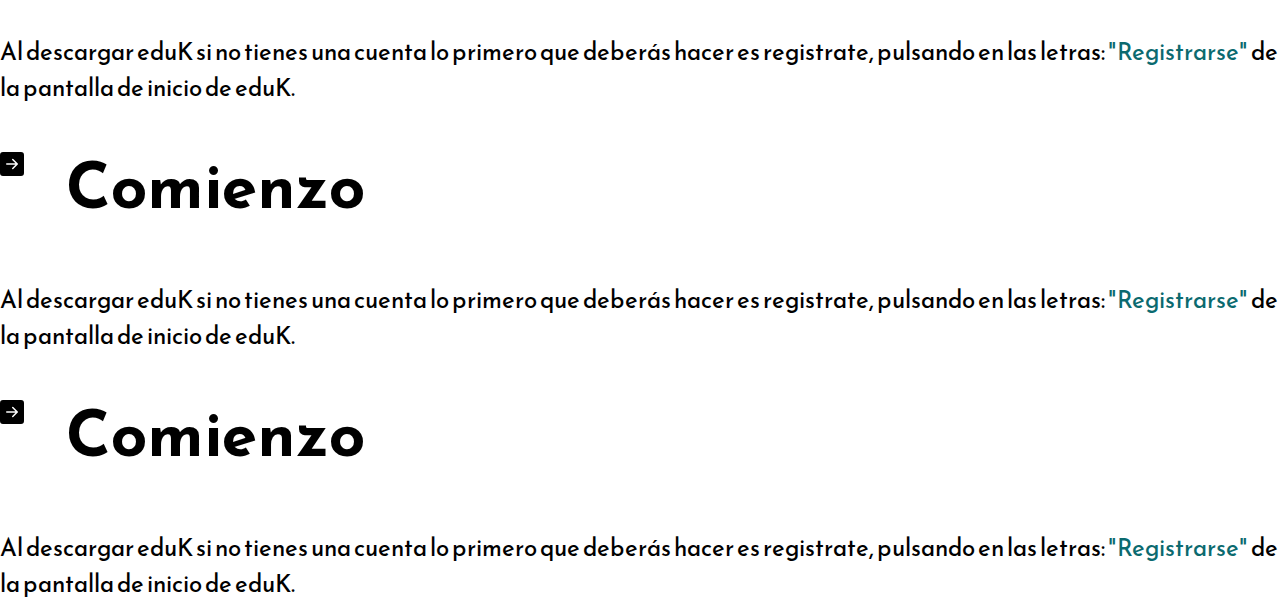
<file: parent-manual.html>
<!DOCTYPE html>
<html lang="es">
<head>
    <meta charset="UTF-8">
    <meta http-equiv="X-UA-Compatible" content="IE=edge">
    <meta name="viewport" content="width=device-width, initial-scale=1.0">

    <link rel="stylesheet" href="./css/style.css">
    <link rel="stylesheet" href="./css/manual.css">

    <link rel="preconnect" href="https://fonts.googleapis.com">
    <link rel="preconnect" href="https://fonts.gstatic.com" crossorigin>
    <link href="https://fonts.googleapis.com/css2?family=Reem+Kufi&display=swap" rel="stylesheet">

    <link href="https://cdn.jsdelivr.net/npm/bootstrap@5.1.3/dist/css/bootstrap.min.css" rel="stylesheet" integrity="sha384-1BmE4kWBq78iYhFldvKuhfTAU6auU8tT94WrHftjDbrCEXSU1oBoqyl2QvZ6jIW3" crossorigin="anonymous">
    

    <title>eduK</title>
</head>
<body>

    <div class="container-fluid section mt-5">
        <div class="row align-items-center">
            <div class="col-12 col-md-6">
                <h2 class="mb-5 section-title primary-color"><b>Manual para Padres</b></h2>
            </div>
            <div class="col-12 col-md-6 text-center">
                <img class="section-image mx-auto" style="max-width: 90%;" src="./img/parent.png">
            </div>
        </div>
    </div>

    <div class="container manual-section" id="parent-manual">

        <svg xmlns="http://www.w3.org/2000/svg" width="24" height="24" fill="currentColor" class="bi bi-arrow-right-square-fill" viewBox="0 0 16 16">
            <path d="M0 14a2 2 0 0 0 2 2h12a2 2 0 0 0 2-2V2a2 2 0 0 0-2-2H2a2 2 0 0 0-2 2v12zm4.5-6.5h5.793L8.146 5.354a.5.5 0 1 1 .708-.708l3 3a.5.5 0 0 1 0 .708l-3 3a.5.5 0 0 1-.708-.708L10.293 8.5H4.5a.5.5 0 0 1 0-1z"/>
          </svg>
        <h2>Comienzo</h2>
        <p>Al descargar eduK si no tienes una cuenta lo primero que deberás hacer es registrate, pulsando en las letras:  
            <span class="primary-color"> "Registrarse"</span> de la pantalla de inicio de eduK.
        </p>


        <svg xmlns="http://www.w3.org/2000/svg" width="24" height="24" fill="currentColor" class="bi bi-arrow-right-square-fill" viewBox="0 0 16 16">
            <path d="M0 14a2 2 0 0 0 2 2h12a2 2 0 0 0 2-2V2a2 2 0 0 0-2-2H2a2 2 0 0 0-2 2v12zm4.5-6.5h5.793L8.146 5.354a.5.5 0 1 1 .708-.708l3 3a.5.5 0 0 1 0 .708l-3 3a.5.5 0 0 1-.708-.708L10.293 8.5H4.5a.5.5 0 0 1 0-1z"/>
          </svg>
        <h2>Comienzo</h2>
        <p>Al descargar eduK si no tienes una cuenta lo primero que deberás hacer es registrate, pulsando en las letras:  
            <span class="primary-color"> "Registrarse"</span> de la pantalla de inicio de eduK.
        </p>



        <svg xmlns="http://www.w3.org/2000/svg" width="24" height="24" fill="currentColor" class="bi bi-arrow-right-square-fill" viewBox="0 0 16 16">
            <path d="M0 14a2 2 0 0 0 2 2h12a2 2 0 0 0 2-2V2a2 2 0 0 0-2-2H2a2 2 0 0 0-2 2v12zm4.5-6.5h5.793L8.146 5.354a.5.5 0 1 1 .708-.708l3 3a.5.5 0 0 1 0 .708l-3 3a.5.5 0 0 1-.708-.708L10.293 8.5H4.5a.5.5 0 0 1 0-1z"/>
          </svg>
        <h2>Comienzo</h2>
        <p>Al descargar eduK si no tienes una cuenta lo primero que deberás hacer es registrate, pulsando en las letras:  
            <span class="primary-color"> "Registrarse"</span> de la pantalla de inicio de eduK.
        </p>



        <svg xmlns="http://www.w3.org/2000/svg" width="24" height="24" fill="currentColor" class="bi bi-arrow-right-square-fill" viewBox="0 0 16 16">
            <path d="M0 14a2 2 0 0 0 2 2h12a2 2 0 0 0 2-2V2a2 2 0 0 0-2-2H2a2 2 0 0 0-2 2v12zm4.5-6.5h5.793L8.146 5.354a.5.5 0 1 1 .708-.708l3 3a.5.5 0 0 1 0 .708l-3 3a.5.5 0 0 1-.708-.708L10.293 8.5H4.5a.5.5 0 0 1 0-1z"/>
          </svg>
        <h2>Comienzo</h2>
        <p>Al descargar eduK si no tienes una cuenta lo primero que deberás hacer es registrate, pulsando en las letras:  
            <span class="primary-color"> "Registrarse"</span> de la pantalla de inicio de eduK.
        </p>


    </div>



</body>
</html>
</file>
<file: css/style.css>
html{
    scroll-behavior: smooth;
}
*{
    margin: 0;
    padding: 0;
    box-sizing: border-box;
    font-family: 'Reem Kufi', sans-serif;
}
body a,body a:hover{
    text-decoration: none;
    color: inherit;
}

h2,h3{
    font-size: 250%;
}
.background-primary-gradient{
    background-image: linear-gradient(135deg, #79db94 0, #67d296 10%, #54c897 20%, #42bc96 30%, #31ae92 40%, #219e8c 50%, #158e84 60%, #0c807d 70%, #0a7476 80%, #0b6a6f 90%, #0f616a 100%);
}
.background-primary{
    background-color: #0b6a6f;
}
.primary-color{
    color: #0b6a6f;
}
.secondary-color{
    color: #ff4f5a;
}
.white{
    color: #fff !important;
}
/** TEXT **/
.text{
    font-size: 20px;
    line-height: 2.4;
    letter-spacing: 1px;
}
.text-right{
    text-align: right;
}
.text-right-responsive{
    text-align: right;
}
.text-justify{
    text-align: justify;
}
@media (max-width: 1024px){
    .text-right-responsive{
        text-align: justify;
    }
}
/*************************************/
/**PRIMARY BUTTON**/
.primary-button{
    display: inline-flex;
    align-items: center;
    justify-content: center;
    border: 2px solid #000;
    border-radius: 5px;
    color: #000;
    background: #fff;
    font-size: 25px;
    padding: 12px 55px;
    transition: .3s ease-in-out all;
    position: relative;
    overflow: hidden;
    word-spacing: 10px;
}
.primary-button:hover{
    border: 2px solid #0b6a6f;
    color: #fff;
}
.primary-button::after {
	content: "";
	width: 120%;
	position: absolute;
	z-index: 1;
	top: 0;
	left: calc(-200% - 0px);
	border-bottom: 100px solid #0b6a6f;
	border-right: 30px solid transparent;
	transition: .4s ease-in-out all;
}

.primary-button:hover::after {
	left: 0;
}
.primary-button span{
    position: relative;
	z-index: 2;
	transition: .3s ease all;
    font-size: 21px;
}
.primary-button-2{
    border: none;
    border-radius: 5px;
    color: #fff;
    background: #0b6a6f;
    font-size: 25px;
    padding: 5% 15%;
    transition: .3s ease-in-out all;
    word-spacing: 10px;
}
.primary-button-2:hover{
    transform: translateY(-10px);
}
@media (max-width: 1024px){
    .primary-button-container{
        text-align: center !important;
    }
}
/*********************************/
/** SECTION **/
.first-section{
    margin-top: 100px;
}
.section-title{
    font-size: 136px;
}
.section-title-small{
    color:#0b6a6f;
    font-size: 56px;
}
span.section-title-decoration-center{
    display: block;
    height: 6px;
    width: 50%;
    margin-left: auto;
    margin-right: auto;
    background-color: #ffde7d;
}
div.section{
    padding-left: 10%;
    padding-right: 10%;
}
@media (max-width: 1024px){
    .first-section{
        margin-top: 20px;
    }
    .section-title{
        font-size: 45px;
    }
    .section-image{
        margin-top: 40px;
    }
}

/**********************/
/** SLIDER **/
.slider{
    padding: 80px 0px 0px 0px;
    height: 91.5vh;
}
#slider-image{
    width: 65%;
 }
.main-title{
    font-size: 800%;
    letter-spacing: 55px;
}
.sub-title{
    color: #fff;
    font-size: 250%;
    letter-spacing: 8px;
}
#main-slider{
    padding: 2% 0 0 0;
}
@media (max-width:1024px){
    .slider{
        height: 100vh;
    }
    .main-title{
        font-size: 500%;
        letter-spacing: 40px;
        padding-left: 25px;
    }
    .sub-title{
        margin-top: 40px;
    }
    #slider-image{
        width: 100%;
     }
     #main-slider{
        padding: 15% 0 0 0;
    }
}
/************************/

/** TOP MENU **/
#top-menu{
    z-index: 999;
    position: sticky;
    top: 0; 
    background: #fff;
    box-shadow: 0px 0px 25px black;
    overflow: hidden;
}
#top-menu div.row{
    align-items: center;
}
#top-menu #menu-indicator{
    position: absolute;
    bottom: 0;
    width: 0px;
    height: 7px;
    background: #0b6a6f;
    transition: .3s ease-out all;
    /*transform: translate(-500px);*/
}
#top-menu button{
    border: none;
    border-bottom: 3px solid #fff;
    font-size: 25px;
    transition: .3s ease all;
}
#top-menu button:hover{
    transform: translateY(-8px)
}
#top-menu button a{
    text-decoration: none;
    color: #000;
    background-color: #fff;
}
#top-menu button a:hover{
    color: #0b6a6f;
}
@media (max-width:1024px){
    #top-menu{
        position: relative;
    }
    #top-menu button{
        font-size: 17px;  
    }
}

/************************/
/** IMG SLIDER **/
.img-slider-container{
    position: relative;
    overflow: hidden;
}
.img-slider{
    display: flex;
    
    width: 300%;
}
.img-slider-section img{
    width: 100%;
    display: block;
    height: 100%;
}
.img-slider-button-left{
    position: absolute;
    top: 50%;
    left: 3%;
    cursor: pointer;
}
.img-slider-button-right{
    position: absolute;
    top: 50%;
    right: 3%;
    cursor: pointer;
}
.img-slider-container svg{
    width: 55px;
    height: 55px;
    color: #000;
}

@media (max-width: 1024px){
    .img-slider-container svg{
        width: 25px;
        height: 25px;
    }
}
/************************/
/**CARD VIEW**/
.card-view{
    background-color: #fff;
    border-radius: 15px;
    box-shadow: 0px 4px 17px -3px #000;
}
.card-view-img{
    width: 100%;
    border-top-left-radius: 15px;
    border-top-right-radius: 15px;
}
.card-view-title{
    font-size: 30px;
    font-weight: bold;
}
.card-view-text{
    transition: 1s ease all;
    opacity: 0;
    height: 0;
}
/**********************/
/**RESPONSIVE IMAGES**/


#home-icon-1{
    max-width: 30%;
}
#home-icon-2{
    max-width: 30%;
}
#home-icon-3{
    max-width: 26%;
}
/*
#more-section{
    background-image: url(../img/bg-decoration.png);
    background-position: center center;
    background-repeat: no-repeat;
    background-size: 95%;
}
*/
#contact-image{
    max-width: 100%;
}
@media (max-width:1024px){
    #home-icon-1,#home-icon-2,#home-icon-3{
        max-width: 40%;
    }
    #more-section{
        background-image: none;
    }
}

/***********************/
/**ARROW BUTTON**/
#arrow-container{
    position: relative;
}
#arrow-img{
    transform: rotate(90deg);
    max-width: 7%;
    margin-top: -12%;
    margin-bottom: -10%;
}
#arrow-box{
    transition: 1.2s ease all;
    width: 100%;
    height: 200PX;
    display: block;
    background: #fff;
    position: absolute;
    left: 0;
    top: -30%;
    transform: translateX(0%);
}
@media (max-width: 1024px){
    #arrow-img{
        max-width: 21%;
    }
    #arrow-box{
        height: 100PX;
        top: 20%;
    }
}
/***********************/
</file>
<file: css/manual.css>
/******Manual Section  *********/

.manual-section h2{
    font-size: 4rem;
    display: inline-block;
    margin-left: 2.5rem;
    margin-bottom: 3rem;
    margin-top: 2rem;
}
.manual-section svg{
    margin-bottom: 2rem;
}
.manual-section p{
    font-size: 1.5rem;
}


/************
</file>
